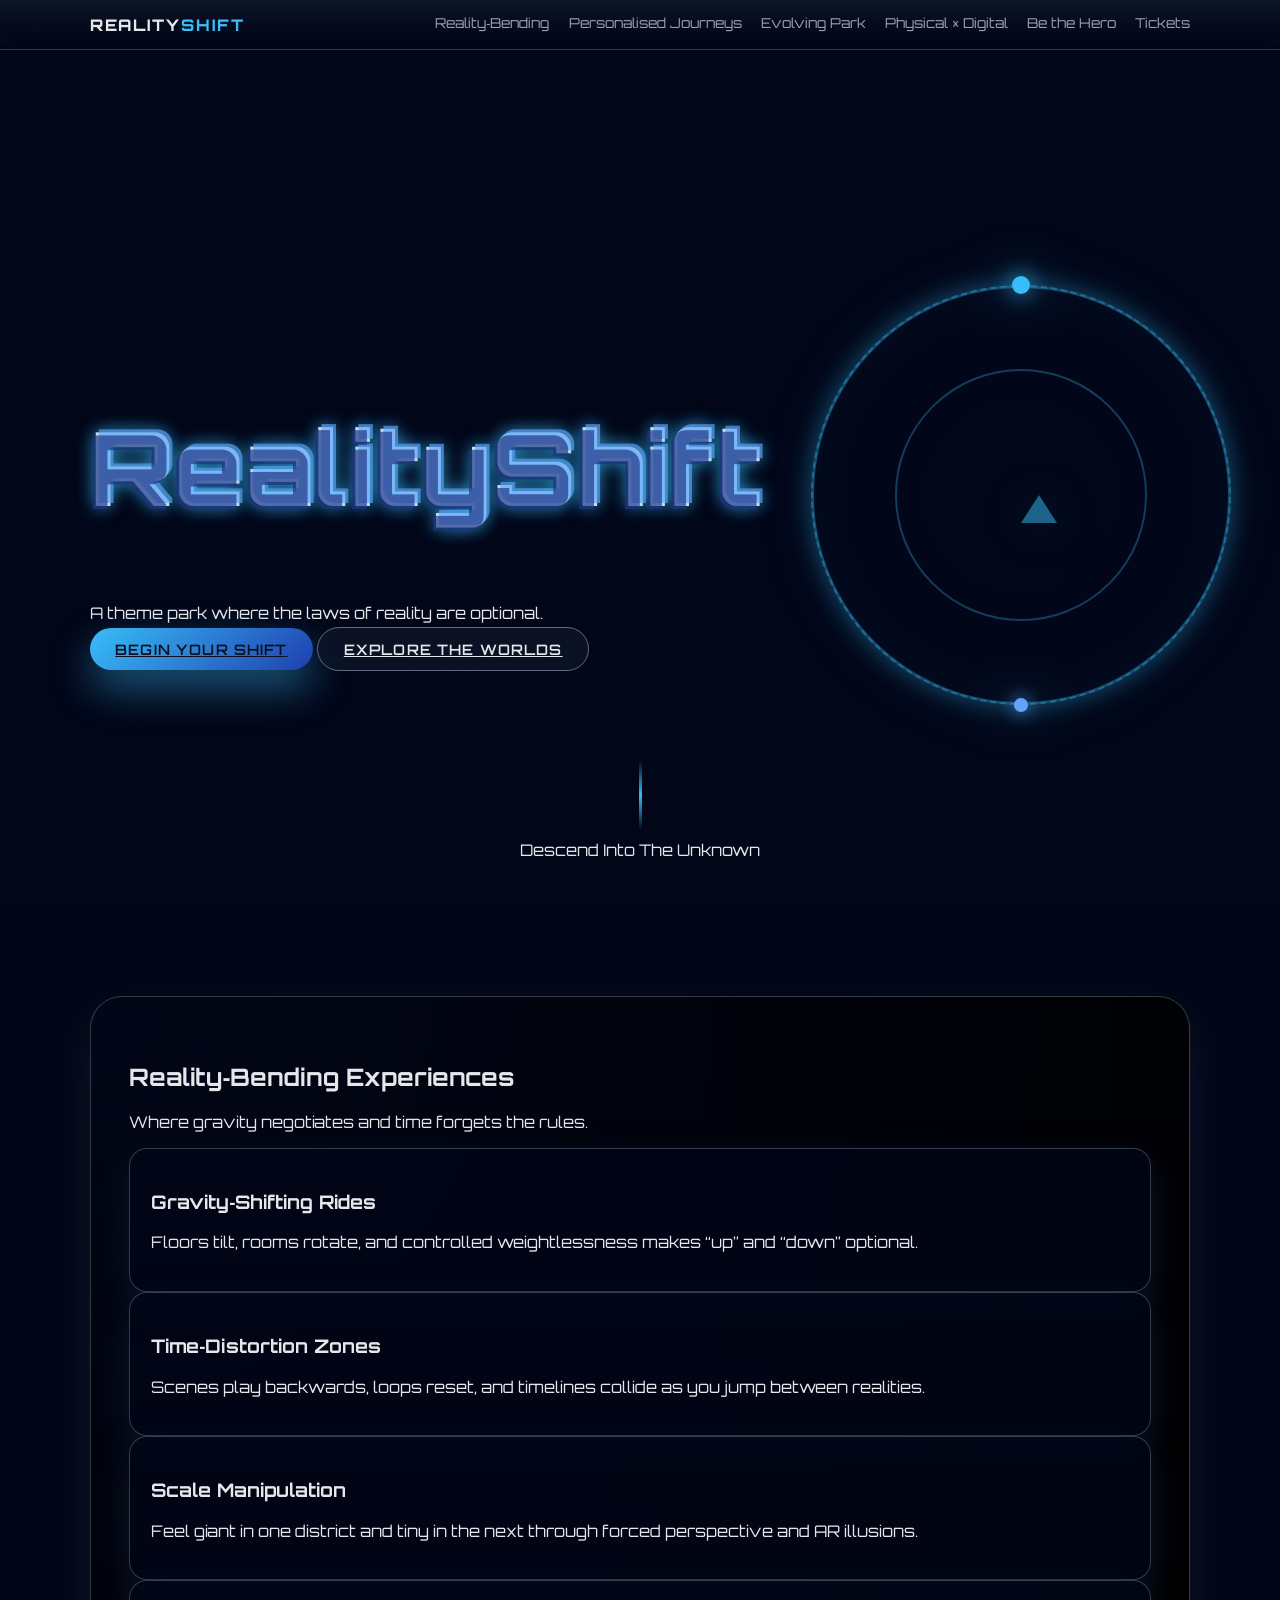
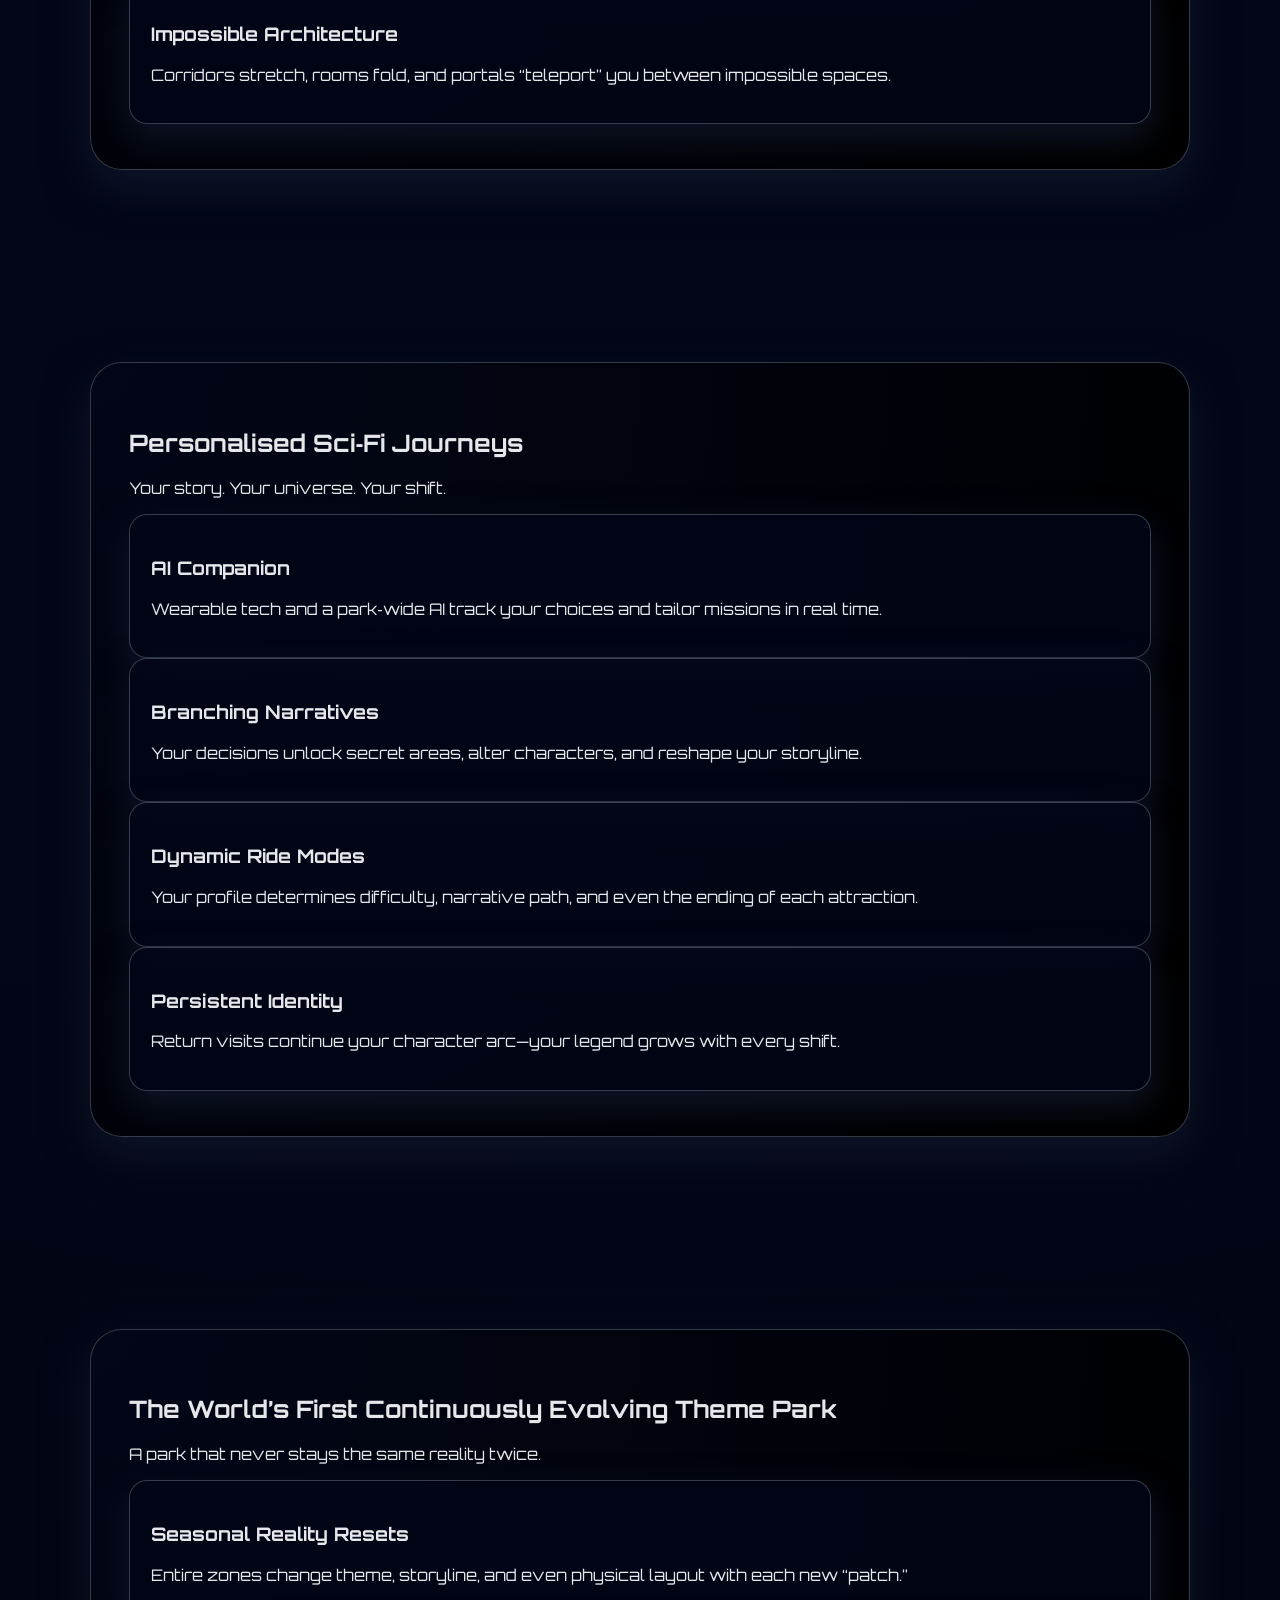
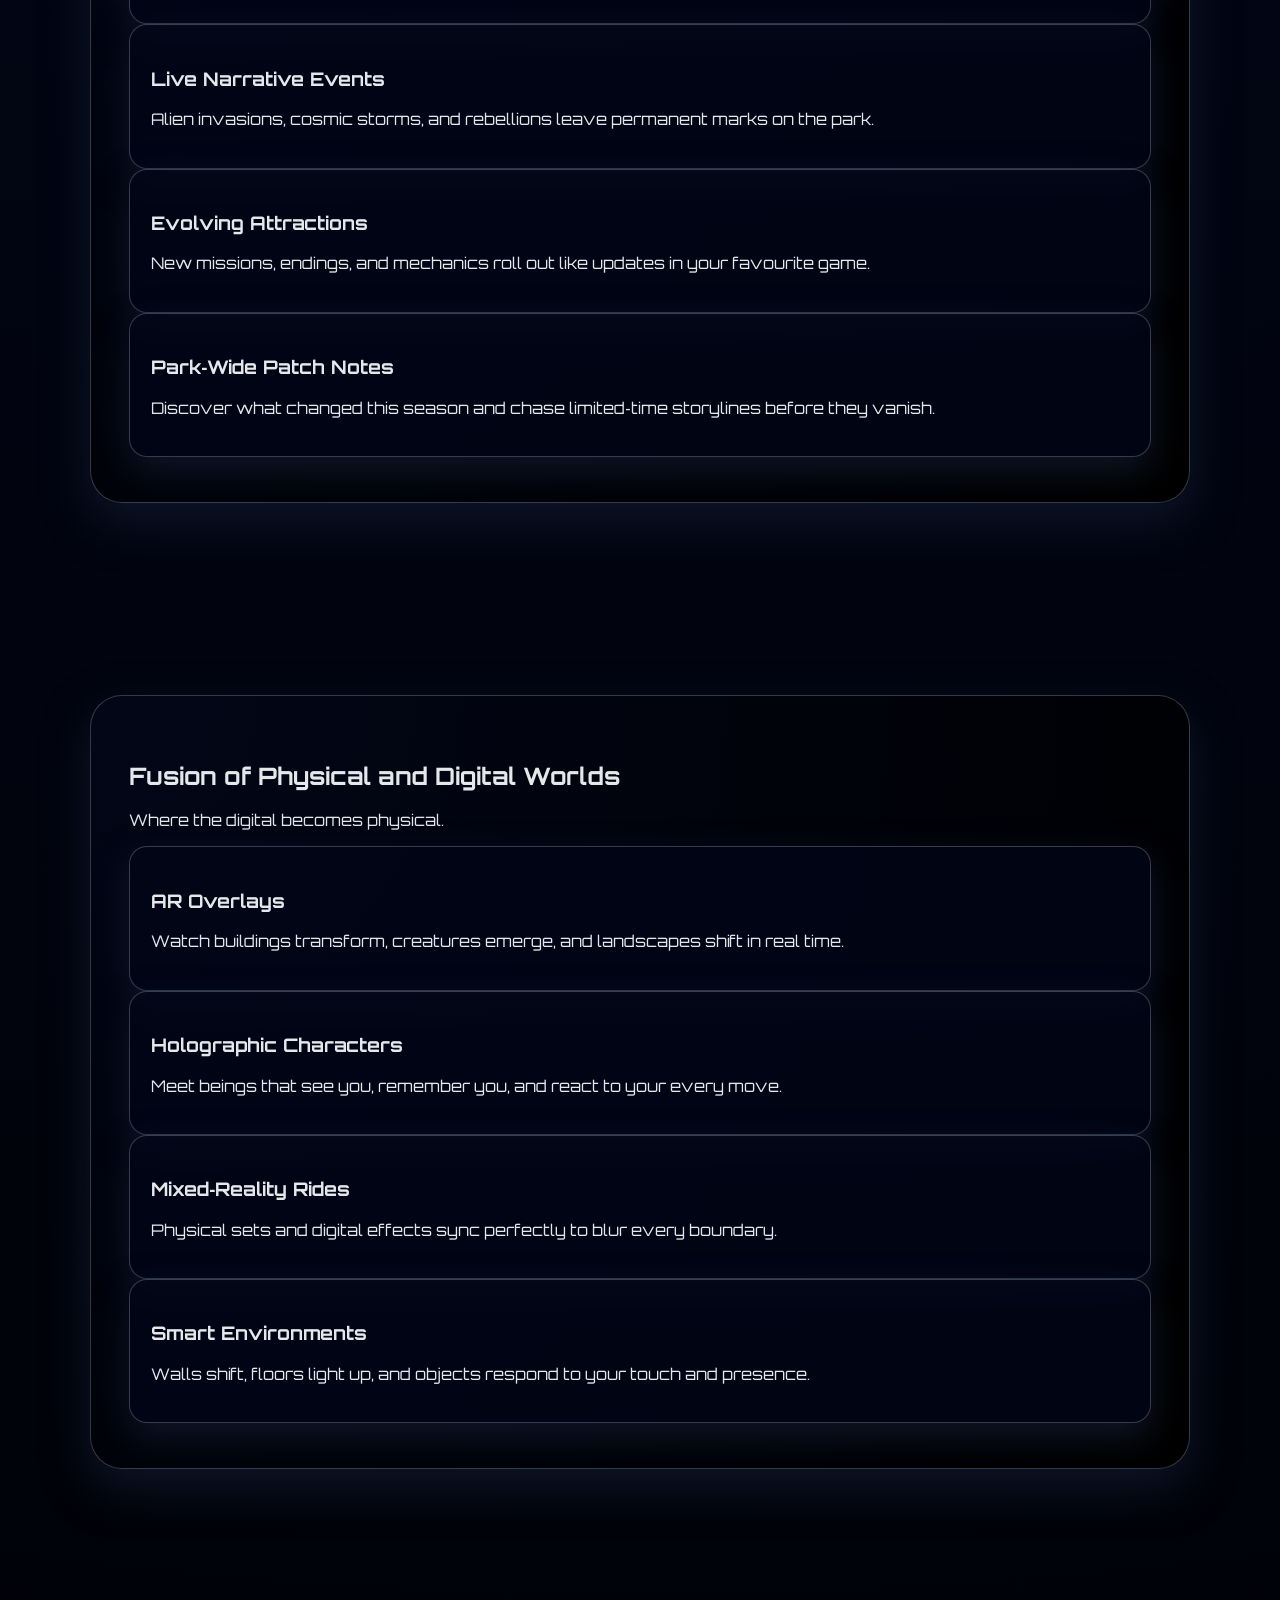
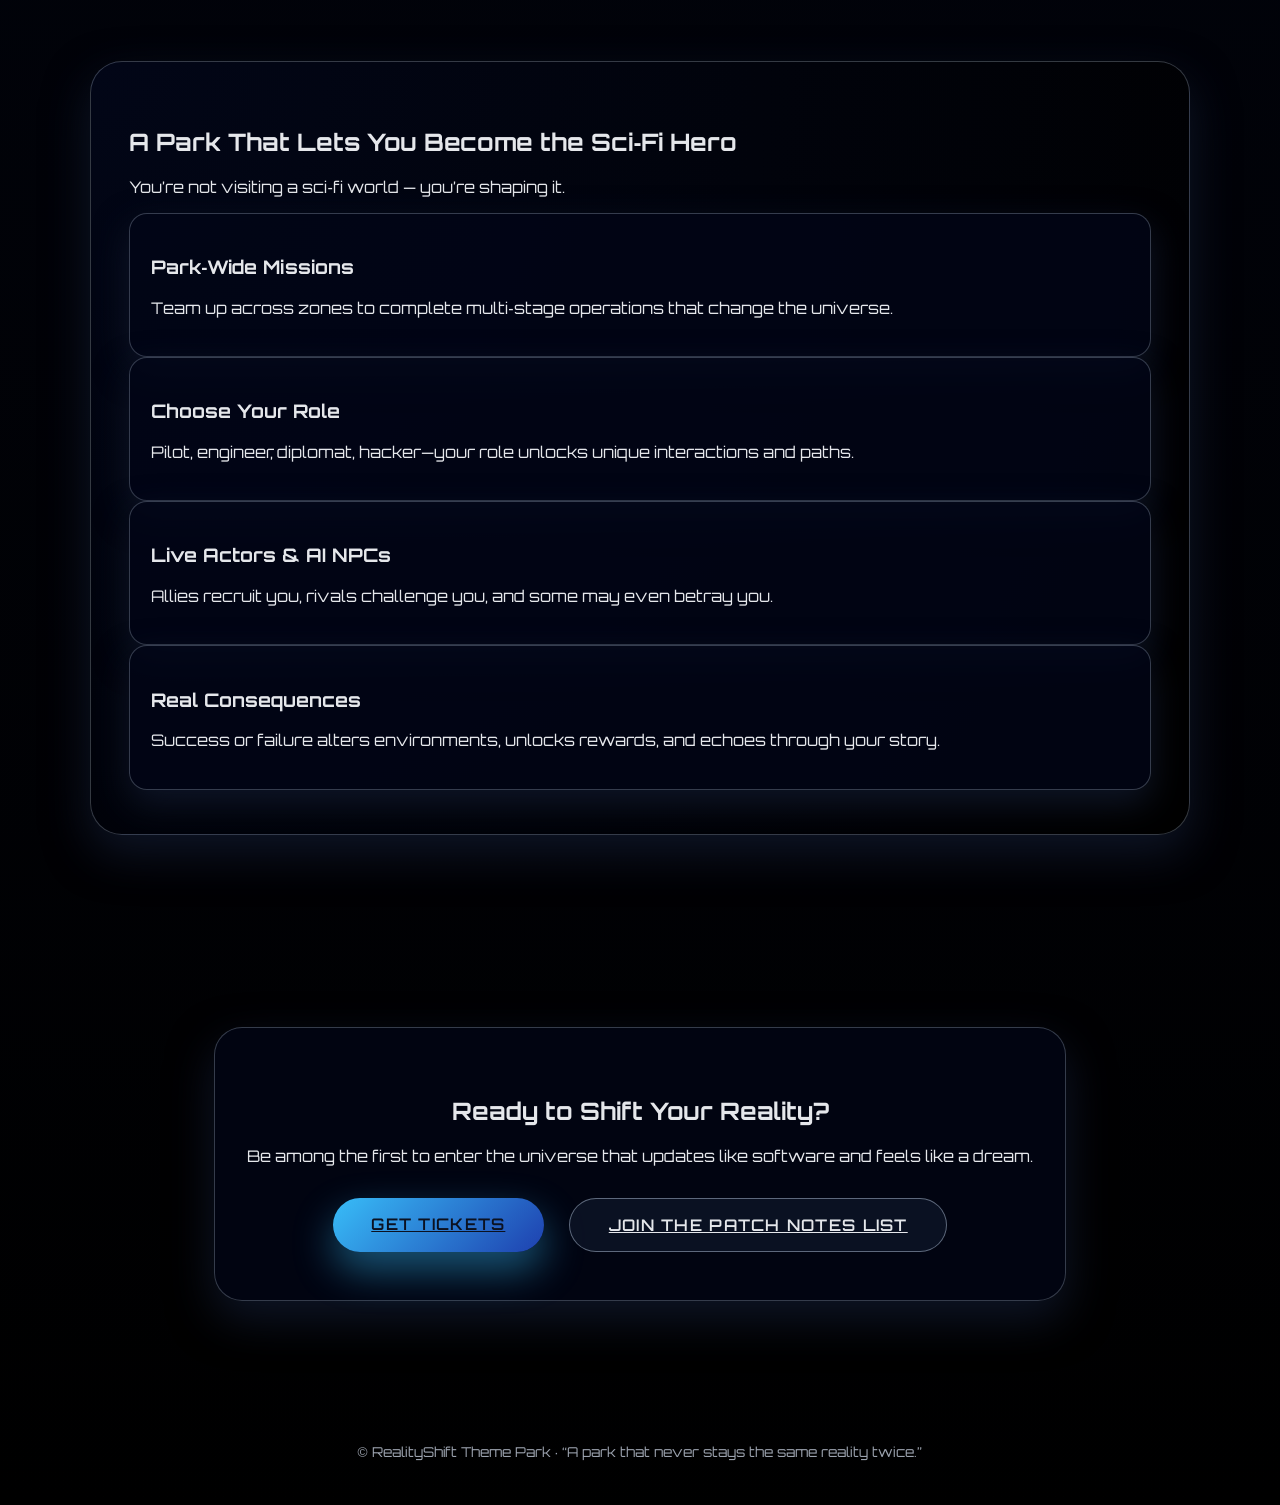
<file: index.html>
<!DOCTYPE html>
<html lang="en">
<head>
  <meta charset="UTF-8" />
  <title>RealityShift Theme Park</title>
  <meta name="viewport" content="width=device-width, initial-scale=1.0" />

  <!-- Orbitron Font -->
  <link href="https://fonts.googleapis.com/css2?family=Orbitron:wght@400;600;800&display=swap" rel="stylesheet">

  <link rel="stylesheet" href="style.css" />
</head>

<body>
  <!-- Background Layers -->
  <div class="stars"></div>
  <div class="twinkle"></div>
  <div class="nebula"></div>

  <!-- Header -->
  <header class="site-header">
    <div class="logo">Reality<span>Shift</span></div>
    <nav class="nav">
      <a href="#reality">Reality‑Bending</a>
      <a href="#personal">Personalised Journeys</a>
      <a href="#evolving">Evolving Park</a>
      <a href="#fusion">Physical × Digital</a>
      <a href="#heroic">Be the Hero</a>
      <a href="#tickets" class="btn-nav">Tickets</a>
    </nav>
  </header>

  <!-- Hero Section -->
  <section class="hero">
    <div class="hero-content">
      <h1 class="glitch" data-text="RealityShift">RealityShift</h1>
      <p class="hero-tagline">A theme park where the laws of reality are optional.</p>

      <div class="hero-cta">
        <a href="#tickets" class="btn-primary">Begin Your Shift</a>
        <a href="#reality" class="btn-ghost">Explore the Worlds</a>
      </div>
    </div>

    <!-- Orbiting Rings -->
    <div class="hero-orbit">
      <div class="orbit orbit-1"></div>
      <div class="orbit orbit-2"></div>
      <div class="orbit orbit-3"></div>
    </div>

    <!-- Scroll Indicator -->
    <div class="scroll-indicator">
      <div class="scroll-line"></div>
      <span>Descend Into The Unknown</span>
    </div>
  </section>

  <main>

    <!-- 1. Reality‑Bending Experiences -->
    <section id="reality" class="panel panel-left">
      <div class="panel-inner">
        <h2>Reality‑Bending Experiences</h2>
        <p class="tagline">Where gravity negotiates and time forgets the rules.</p>

        <div class="grid">
          <div class="card tilt">
            <h3>Gravity‑Shifting Rides</h3>
            <p>Floors tilt, rooms rotate, and controlled weightlessness makes “up” and “down” optional.</p>
          </div>

          <div class="card tilt">
            <h3>Time‑Distortion Zones</h3>
            <p>Scenes play backwards, loops reset, and timelines collide as you jump between realities.</p>
          </div>

          <div class="card tilt">
            <h3>Scale Manipulation</h3>
            <p>Feel giant in one district and tiny in the next through forced perspective and AR illusions.</p>
          </div>

          <div class="card tilt">
            <h3>Impossible Architecture</h3>
            <p>Corridors stretch, rooms fold, and portals “teleport” you between impossible spaces.</p>
          </div>
        </div>
      </div>
    </section>

    <!-- 2. Personalised Sci‑Fi Journeys -->
    <section id="personal" class="panel panel-right">
      <div class="panel-inner">
        <h2>Personalised Sci‑Fi Journeys</h2>
        <p class="tagline">Your story. Your universe. Your shift.</p>

        <div class="grid">
          <div class="card pulse">
            <h3>AI Companion</h3>
            <p>Wearable tech and a park‑wide AI track your choices and tailor missions in real time.</p>
          </div>

          <div class="card pulse">
            <h3>Branching Narratives</h3>
            <p>Your decisions unlock secret areas, alter characters, and reshape your storyline.</p>
          </div>

          <div class="card pulse">
            <h3>Dynamic Ride Modes</h3>
            <p>Your profile determines difficulty, narrative path, and even the ending of each attraction.</p>
          </div>

          <div class="card pulse">
            <h3>Persistent Identity</h3>
            <p>Return visits continue your character arc—your legend grows with every shift.</p>
          </div>
        </div>
      </div>
    </section>

    <!-- 3. Continuously Evolving Theme Park -->
    <section id="evolving" class="panel panel-left">
      <div class="panel-inner">
        <h2>The World’s First Continuously Evolving Theme Park</h2>
        <p class="tagline">A park that never stays the same reality twice.</p>

        <div class="grid">
          <div class="card glow">
            <h3>Seasonal Reality Resets</h3>
            <p>Entire zones change theme, storyline, and even physical layout with each new “patch.”</p>
          </div>

          <div class="card glow">
            <h3>Live Narrative Events</h3>
            <p>Alien invasions, cosmic storms, and rebellions leave permanent marks on the park.</p>
          </div>

          <div class="card glow">
            <h3>Evolving Attractions</h3>
            <p>New missions, endings, and mechanics roll out like updates in your favourite game.</p>
          </div>

          <div class="card glow">
            <h3>Park‑Wide Patch Notes</h3>
            <p>Discover what changed this season and chase limited‑time storylines before they vanish.</p>
          </div>
        </div>
      </div>
    </section>

    <!-- 4. Fusion of Physical and Digital Worlds -->
    <section id="fusion" class="panel panel-right">
      <div class="panel-inner">
        <h2>Fusion of Physical and Digital Worlds</h2>
        <p class="tagline">Where the digital becomes physical.</p>

        <div class="grid">
          <div class="card holo">
            <h3>AR Overlays</h3>
            <p>Watch buildings transform, creatures emerge, and landscapes shift in real time.</p>
          </div>

          <div class="card holo">
            <h3>Holographic Characters</h3>
            <p>Meet beings that see you, remember you, and react to your every move.</p>
          </div>

          <div class="card holo">
            <h3>Mixed‑Reality Rides</h3>
            <p>Physical sets and digital effects sync perfectly to blur every boundary.</p>
          </div>

          <div class="card holo">
            <h3>Smart Environments</h3>
            <p>Walls shift, floors light up, and objects respond to your touch and presence.</p>
          </div>
        </div>
      </div>
    </section>

    <!-- 5. Become the Sci‑Fi Hero -->
    <section id="heroic" class="panel panel-left">
      <div class="panel-inner">
        <h2>A Park That Lets You Become the Sci‑Fi Hero</h2>
        <p class="tagline">You’re not visiting a sci‑fi world — you’re shaping it.</p>

        <div class="grid">
          <div class="card role">
            <h3>Park‑Wide Missions</h3>
            <p>Team up across zones to complete multi‑stage operations that change the universe.</p>
          </div>

          <div class="card role">
            <h3>Choose Your Role</h3>
            <p>Pilot, engineer, diplomat, hacker—your role unlocks unique interactions and paths.</p>
          </div>

          <div class="card role">
            <h3>Live Actors & AI NPCs</h3>
            <p>Allies recruit you, rivals challenge you, and some may even betray you.</p>
          </div>

          <div class="card role">
            <h3>Real Consequences</h3>
            <p>Success or failure alters environments, unlocks rewards, and echoes through your story.</p>
          </div>
        </div>
      </div>
    </section>

    <!-- Tickets -->
    <section id="tickets" class="tickets">
      <div class="tickets-inner">
        <h2>Ready to Shift Your Reality?</h2>
        <p>Be among the first to enter the universe that updates like software and feels like a dream.</p>

        <div class="ticket-actions">
          <a href="tickets.html" class="btn-primary large">Get Tickets</a>
          <a href="patch-notes.html" class="btn-ghost large">Join the Patch Notes List</a>
        </div>
      </div>
    </section>

  </main>

  <!-- Footer -->
  <footer class="site-footer">
    <p>© RealityShift Theme Park · “A park that never stays the same reality twice.”</p>
  </footer>

  <!-- Scripts -->
  <script>
    /* Reveal Panels on Scroll */
    const panels = document.querySelectorAll('.panel');
    const observer = new IntersectionObserver(entries => {
      entries.forEach(entry => {
        if (entry.isIntersecting) entry.target.classList.add('visible');
      });
    }, { threshold: 0.2 });

    panels.forEach(panel => observer.observe(panel));

    /* Parallax */
    document.addEventListener('mousemove', e => {
      const x = (e.clientX - window.innerWidth / 2) * 0.02;
      const y = (e.clientY - window.innerHeight / 2) * 0.02;
      document.documentElement.style.setProperty('--parallax-x', `${x}px`);
      document.documentElement.style.setProperty('--parallax-y', `${y}px`);
    });
  </script>

</body>
</html>
</file>
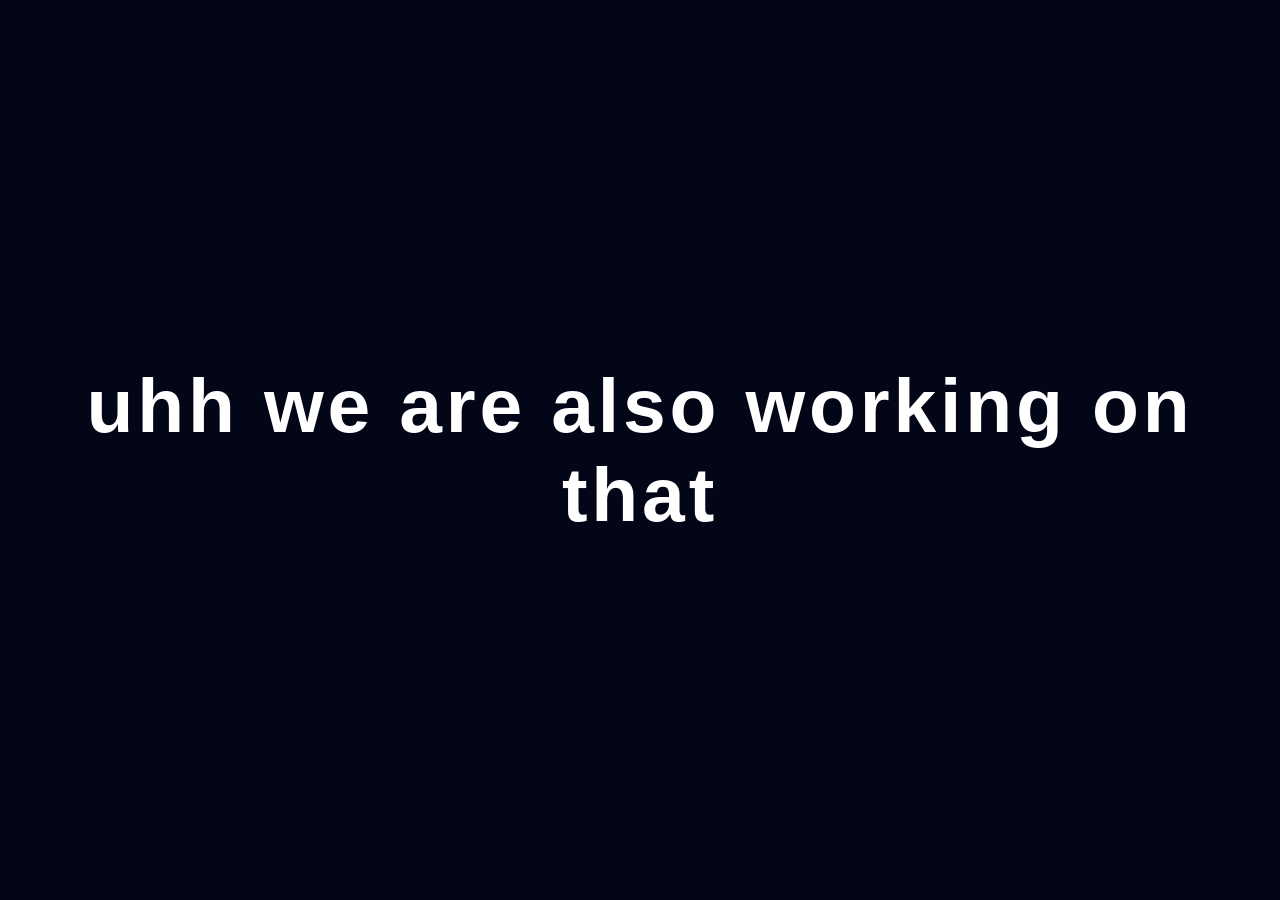
<file: patch-notes.html>
<!DOCTYPE html>
<html lang="en">
<head>
  <meta charset="UTF-8" />
  <title>Working On It</title>
  <meta name="viewport" content="width=device-width, initial-scale=1.0" />

  <style>
    body {
      margin: 0;
      padding: 0;
      height: 100vh;
      display: flex;
      justify-content: center;
      align-items: center;
      background: #020617;
      color: white;
      font-family: 'Orbitron', sans-serif;
    }

    h1 {
      font-size: clamp(2.5rem, 6vw, 5rem);
      text-align: center;
      letter-spacing: 0.05em;
    }
  </style>
</head>

<body>
  <h1>uhh we are also working on that</h1>
</body>
</html>
</file>
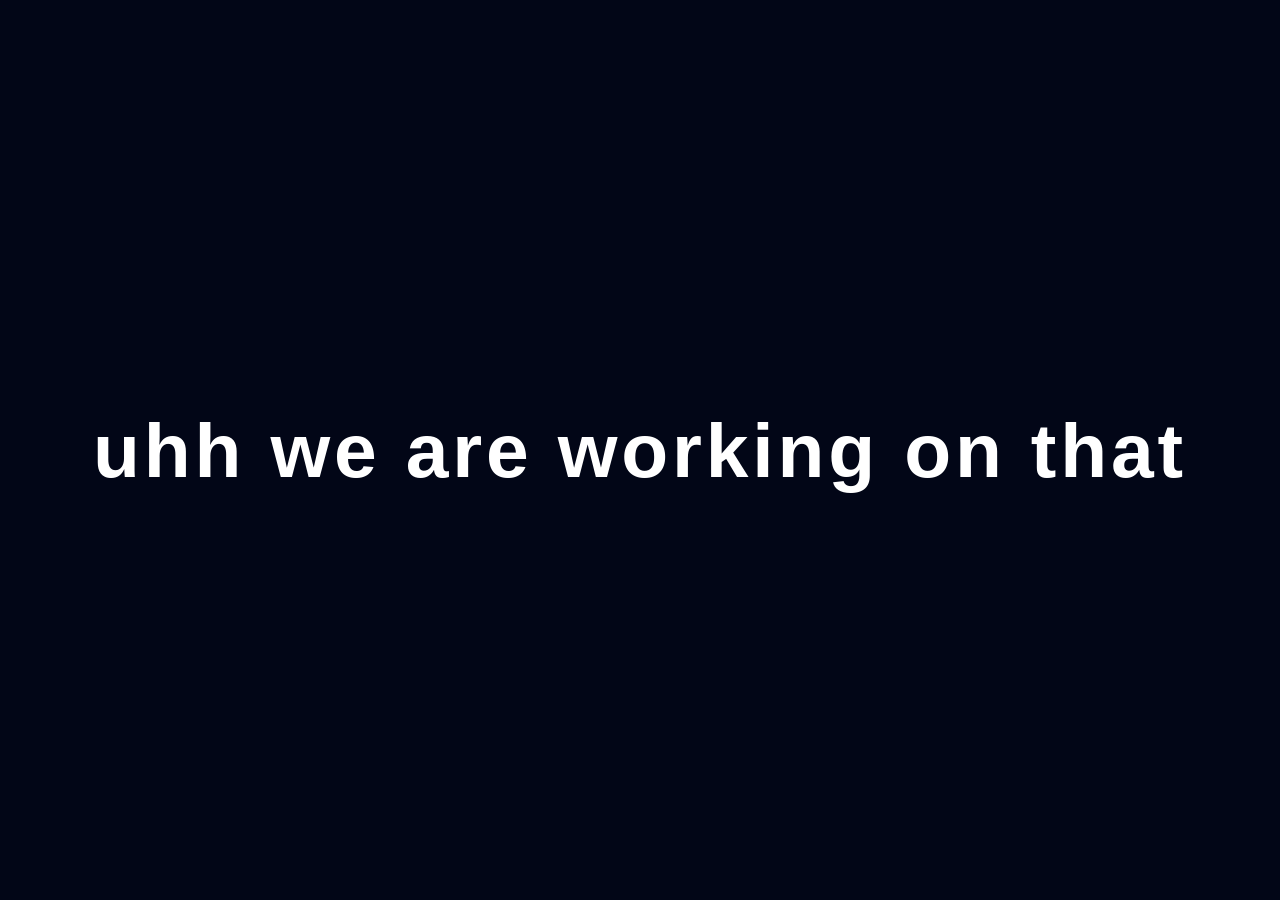
<file: tickets.html>
<!DOCTYPE html>
<html lang="en">
<head>
  <meta charset="UTF-8" />
  <title>Working On It</title>
  <meta name="viewport" content="width=device-width, initial-scale=1.0" />

  <style>
    body {
      margin: 0;
      padding: 0;
      height: 100vh;
      display: flex;
      justify-content: center;
      align-items: center;
      background: #020617;
      color: white;
      font-family: 'Orbitron', sans-serif;
    }

    h1 {
      font-size: clamp(2.5rem, 6vw, 5rem);
      text-align: center;
      letter-spacing: 0.05em;
    }
  </style>
</head>

<body>
  <h1>uhh we are working on that</h1>
</body>
</html>
</file>
<file: style.css>
/* ===========================
   REALITYSHIFT — FULL CSS
   =========================== */

:root {
  --bg: #020617;
  --bg-alt: #05091f;
  --accent: #38bdf8; /* BLUE */
  --accent-soft: rgba(56, 189, 248, 0.2);
  --accent-2: #1e40af; /* DEEP BLUE */
  --text: #e5e7eb;
  --muted: #9ca3af;
  --radius: 18px;
  --parallax-x: 0px;
  --parallax-y: 0px;
  --transition-fast: 0.25s ease-out;
  --transition-med: 0.6s cubic-bezier(.22,.61,.36,1);
  --shadow-soft: 0 18px 45px rgba(15, 23, 42, 0.9);
  --noise: url("data:image/svg+xml,%3Csvg xmlns='http://www.w3.org/2000/svg' width='160' height='160' viewBox='0 0 160 160'%3E%3Cfilter id='n'%3E%3CfeTurbulence type='fractalNoise' baseFrequency='1.2' numOctaves='3' stitchTiles='noStitch'/%3E%3C/filter%3E%3Crect width='100%25' height='100%25' filter='url(%23n)' opacity='0.18'/%3E%3C/svg%3E");
}

/* Global Font */
body, h1, h2, h3, .logo, .btn-primary, .btn-ghost {
  font-family: 'Orbitron', sans-serif;
}

* { box-sizing: border-box; }

html, body {
  margin: 0;
  padding: 0;
  background: radial-gradient(circle at top, #020617 0, #020617 40%, #000 100%);
  color: var(--text);
  scroll-behavior: smooth;
}

/* ===========================
   STARFIELD + NEBULA
   =========================== */

.stars, .twinkle, .nebula {
  position: fixed;
  inset: 0;
  pointer-events: none;
  z-index: -3;
}

.nebula {
  background: radial-gradient(circle at 40% 30%, rgba(56,189,248,0.15), transparent 60%),
              radial-gradient(circle at 70% 70%, rgba(30,64,175,0.12), transparent 60%);
  filter: blur(80px);
  animation: nebulaFloat 18s ease-in-out infinite alternate;
}

@keyframes nebulaFloat {
  from { transform: translateY(-20px); }
  to   { transform: translateY(20px); }
}

.stars {
  background-image:
    radial-gradient(2px 2px at 20px 30px, #fff, transparent),
    radial-gradient(1px 1px at 80px 120px, #fff, transparent),
    radial-gradient(2px 2px at 200px 80px, #fff, transparent),
    radial-gradient(1px 1px at 300px 200px, #fff, transparent),
    radial-gradient(2px 2px at 400px 50px, #fff, transparent),
    radial-gradient(1px 1px at 550px 150px, #fff, transparent);
  opacity: 0.4;
}

.twinkle {
  animation: twinkle 6s infinite alternate;
  z-index: -2;
}

@keyframes twinkle {
  from { opacity: 0.2; }
  to   { opacity: 0.6; }
}

/* ===========================
   HEADER
   =========================== */

.site-header {
  position: fixed;
  top: 0;
  left: 0;
  right: 0;
  padding: 14px 7vw;
  display: flex;
  align-items: center;
  justify-content: space-between;
  backdrop-filter: blur(18px);
  background: linear-gradient(to bottom, rgba(15,23,42,0.9), rgba(15,23,42,0.3), transparent);
  border-bottom: 1px solid rgba(148,163,184,0.25);
  z-index: 20;
}

.logo {
  font-weight: 800;
  letter-spacing: 0.12em;
  text-transform: uppercase;
  font-size: 1rem;
}

.logo span { color: var(--accent); }

.nav {
  display: flex;
  gap: 1.2rem;
  align-items: center;
  font-size: 0.85rem;
}

.nav a {
  color: var(--muted);
  text-decoration: none;
  position: relative;
  padding-bottom: 4px;
  transition: color var(--transition-fast);
}

.nav a::after {
  content: "";
  position: absolute;
  left: 0;
  bottom: 0;
  width: 0;
  height: 2px;
  background: linear-gradient(90deg, var(--accent), var(--accent-2));
  transition: width var(--transition-fast);
}

.nav a:hover {
  color: var(--text);
}

.nav a:hover::after {
  width: 100%;
}

/* ===========================
   HERO SECTION
   =========================== */

.hero {
  position: relative;
  min-height: 100vh;
  padding: 0 7vw;
  display: grid;
  grid-template-columns: 1.2fr 1fr;
  align-items: center;
  gap: 3rem;
  padding-top: 90px;
}

.hero::before {
  content: "";
  position: absolute;
  inset: 0;
  background-image: var(--noise);
  mix-blend-mode: soft-light;
  opacity: 0.7;
}

.hero-content {
  position: relative;
  z-index: 2;
  transform: translate(var(--parallax-x), var(--parallax-y));
  transition: transform 0.15s linear;
}

/* ===========================
   BLUE GLITCH TITLE
   =========================== */

.glitch {
  font-size: clamp(3rem, 8vw, 8rem);
  font-weight: 800;
  line-height: 1;
  position: relative;
  color: var(--text);
  text-shadow: 0 0 18px rgba(56,189,248,0.45);
}

.glitch::before,
.glitch::after {
  content: attr(data-text);
  position: absolute;
  left: 0;
  top: 0;
  width: 100%;
}

/* BLUE RGB SPLIT */
.glitch::before {
  color: #60a5fa; /* LIGHT BLUE */
  transform: translate(3px, -3px);
  opacity: 0.7;
}

.glitch::after {
  color: #1e3a8a; /* DARK BLUE */
  transform: translate(-3px, 3px);
  opacity: 0.7;
}

/* ===========================
   ENHANCED ORBIT SYSTEM
   =========================== */

.hero-orbit {
  position: relative;
  width: 420px;
  height: 420px;
  margin: auto;
  transform: translateZ(0);
  filter: drop-shadow(0 0 25px rgba(56,189,248,0.4));
}

/* --- BASE RINGS --- */

.orbit {
  position: absolute;
  inset: 0;
  border-radius: 50%;
  animation: orbitSpin 14s linear infinite;
  pointer-events: none;
}

.orbit-1 {
  border: 3px solid rgba(56,189,248,0.35);
  box-shadow: 0 0 25px rgba(56,189,248,0.4);
}

.orbit-2 {
  border: 2px dashed rgba(56,189,248,0.4);
  animation-duration: 20s;
  animation-direction: reverse;
  opacity: 0.8;
}

.orbit-3 {
  border: none;
  animation-duration: 28s;
}

/* --- ORBIT DOT (FIXED OUTWARD) --- */

.orbit-3::before {
  content: "";
  position: absolute;
  width: 18px;
  height: 18px;
  border-radius: 50%;
  background: var(--accent);
  box-shadow: 0 0 22px var(--accent);
  top: -9px; /* pushes outward to touch ring */
  left: 50%;
  transform: translateX(-50%);
  animation: orbitDot 3s ease-in-out infinite alternate;
}

/* --- SECOND DOT --- */

.orbit-3::after {
  content: "";
  position: absolute;
  width: 14px;
  height: 14px;
  border-radius: 50%;
  background: #60a5fa;
  box-shadow: 0 0 18px #60a5fa;
  bottom: -7px;
  left: 50%;
  transform: translateX(-50%);
  animation: orbitDot 3s ease-in-out infinite alternate-reverse;
}

/* --- PULSING ENERGY RING --- */

.hero-orbit::before {
  content: "";
  position: absolute;
  inset: 20%;
  border-radius: 50%;
  border: 2px solid rgba(56,189,248,0.3);
  animation: pulseRing 3s ease-in-out infinite;
}

/* --- ROTATING TRIANGLE --- */

.hero-orbit::after {
  content: "";
  position: absolute;
  width: 0;
  height: 0;
  border-left: 18px solid transparent;
  border-right: 18px solid transparent;
  border-bottom: 28px solid rgba(56,189,248,0.5);
  top: 50%;
  left: 50%;
  transform-origin: center;
  animation: triSpin 10s linear infinite;
}

/* --- ANIMATIONS --- */

@keyframes orbitSpin {
  from { transform: rotate(0deg); }
  to   { transform: rotate(360deg); }
}

@keyframes orbitDot {
  from { transform: translateX(-50%) scale(1); }
  to   { transform: translateX(-50%) scale(1.6); }
}

@keyframes pulseRing {
  0% { transform: scale(1); opacity: 0.4; }
  100% { transform: scale(1.3); opacity: 0; }
}

@keyframes triSpin {
  from { transform: translate(-50%, -50%) rotate(0deg); }
  to   { transform: translate(-50%, -50%) rotate(360deg); }
}

/* ===========================
   SCROLL INDICATOR
   =========================== */

.scroll-indicator {
  position: absolute;
  bottom: 40px;
  left: 50%;
  transform: translateX(-50%);
  text-align: center;
}

.scroll-line {
  width: 3px;
  height: 70px;
  margin: 0 auto 10px;
  background: linear-gradient(to bottom, transparent, var(--accent), transparent);
  animation: scrollPulse 2s infinite ease-in-out;
}

@keyframes scrollPulse {
  0% { transform: translateY(-10px); opacity: 0.3; }
  50% { transform: translateY(10px); opacity: 1; }
  100% { transform: translateY(-10px); opacity: 0.3; }
}

/* ===========================
   PANELS
   =========================== */

.panel {
  padding: 6rem 7vw;
  opacity: 0;
  transform: translateY(60px);
  transition: var(--transition-med);
}

.panel.visible {
  opacity: 1;
  transform: translateY(0);
}

.panel-inner {
  max-width: 1100px;
  margin: auto;
  background: radial-gradient(circle at top left, #020617, #000);
  border-radius: 32px;
  padding: 2.8rem 2.4rem;
  border: 1px solid rgba(148,163,184,0.35);
  box-shadow: var(--shadow-soft);
  backdrop-filter: blur(18px);
  position: relative;
  overflow: hidden;
}

/* ===========================
   CARDS
   =========================== */

.card {
  padding: 1.4rem 1.3rem;
  border-radius: var(--radius);
  background: rgba(2,6,23,0.8);
  border: 1px solid rgba(148,163,184,0.35);
  box-shadow: 0 14px 35px rgba(15,23,42,0.9);
  transition: 0.35s cubic-bezier(.22,.61,.36,1);
  position: relative;
  overflow: hidden;
}

.card:hover {
  transform: translateY(-8px) scale(1.03);
  border-color: var(--accent);
  box-shadow: 0 22px 55px rgba(56,189,248,0.4);
}

.card::before {
  content: "";
  position: absolute;
  inset: -40%;
  background: radial-gradient(circle at top left, rgba(56,189,248,0.18), transparent 55%);
  opacity: 0;
  transition: opacity 0.4s ease;
}

.card:hover::before {
  opacity: 1;
}

/* ===========================
   BUTTONS
   =========================== */

.btn-primary,
.btn-ghost {
  padding: 0.75rem 1.6rem;
  border-radius: 999px;
  font-size: 0.9rem;
  font-weight: 600;
  letter-spacing: 0.08em;
  text-transform: uppercase;
  cursor: pointer;
  transition: 0.3s ease;
  position: relative;
  overflow: hidden;
}

.btn-primary {
  background: linear-gradient(135deg, var(--accent), var(--accent-2));
  color: #0b1120;
  box-shadow: 0 18px 40px rgba(56,189,248,0.45);
}

.btn-primary:hover {
  transform: translateY(-3px) scale(1.03);
  box-shadow: 0 0 40px rgba(56,189,248,0.9);
}

/* Ripple effect */
.btn-primary::after,
.btn-ghost::after {
  content: "";
  position: absolute;
  inset: 0;
  background: radial-gradient(circle, rgba(255,255,255,0.25), transparent 70%);
  opacity: 0;
  transform: scale(0.2);
  transition: 0.4s ease;
}

.btn-primary:hover::after,
.btn-ghost:hover::after {
  opacity: 1;
  transform: scale(1.6);
}

.btn-ghost {
  border: 1px solid rgba(148,163,184,0.6);
  background: rgba(15,23,42,0.7);
  color: var(--text);
}

.btn-ghost:hover {
  border-color: var(--accent);
  background: rgba(56,189,248,0.15);
  transform: translateY(-3px);
}

/* ===========================
   TICKETS SECTION FIX
   =========================== */

.tickets {
  padding: 6rem 0;
  display: flex;
  justify-content: center;
  align-items: center;
}

.tickets-inner {
  max-width: 900px;
  margin: auto;
  text-align: center;
  padding: 3rem 2rem;
  background: rgba(2,6,23,0.75);
  border-radius: 28px;
  border: 1px solid rgba(148,163,184,0.35);
  box-shadow: 0 18px 45px rgba(15,23,42,0.9);
}

.ticket-actions {
  display: flex;
  justify-content: center;
  gap: 1.6rem;
  margin-top: 2rem;
}

.btn-primary.large,
.btn-ghost.large {
  font-size: 1rem;
  padding: 1rem 2.4rem;
}

/* ===========================
   FOOTER
   =========================== */

.site-footer {
  text-align: center;
  padding: 2rem 0;
  color: var(--muted);
  font-size: 0.85rem;
}
</file>
